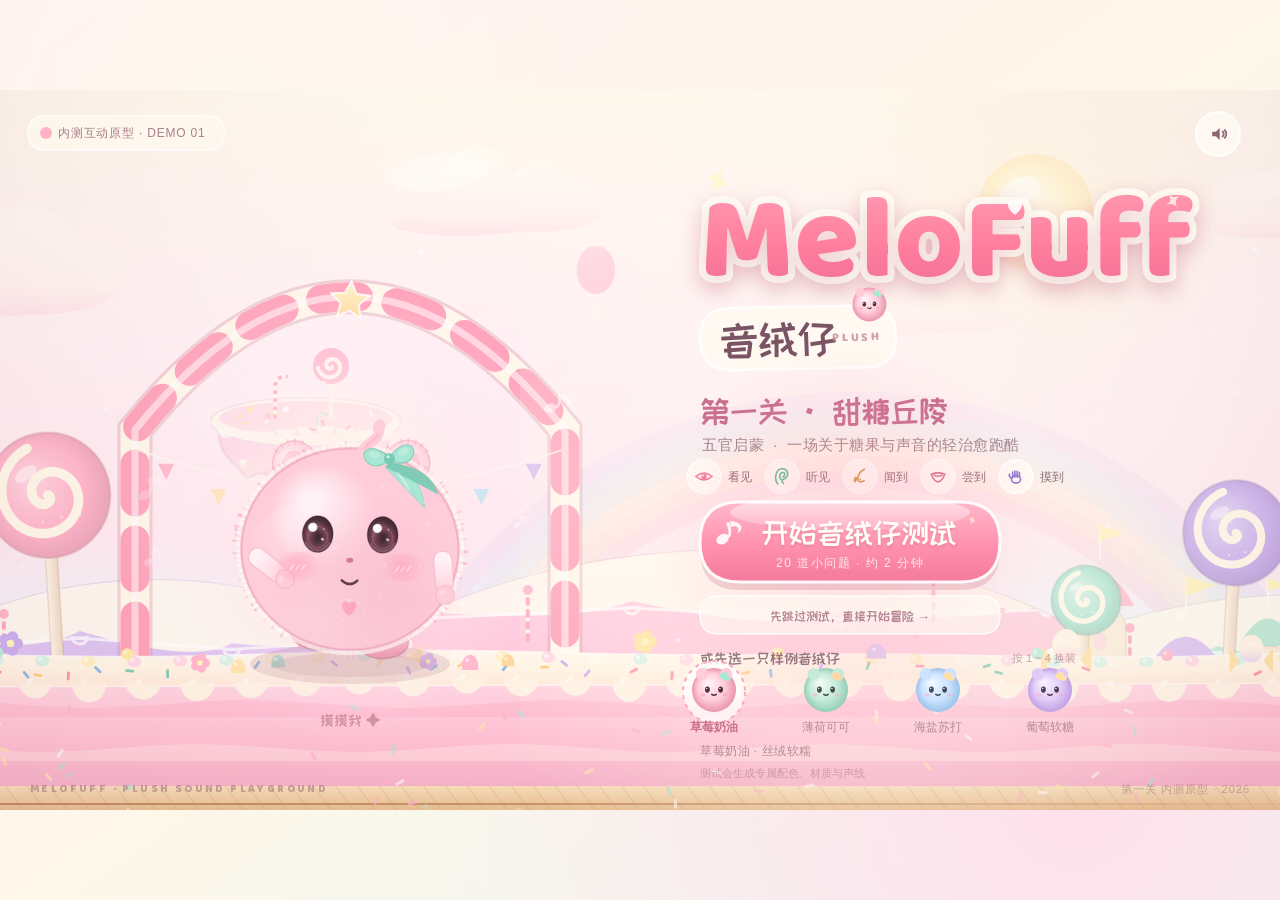
<file: MeloFuff/index.html>
<!DOCTYPE html>
<html lang="zh-CN">
<head>
<meta charset="utf-8">
<meta name="viewport" content="width=device-width, initial-scale=1, maximum-scale=1, user-scalable=no, viewport-fit=cover">
<meta name="theme-color" content="#ffe9ef">
<meta name="apple-mobile-web-app-capable" content="yes">
<meta name="mobile-web-app-capable" content="yes">
<meta name="apple-mobile-web-app-status-bar-style" content="black-translucent">
<title>MeloFuff 音绒仔 · 甜糖丘陵</title>
<link rel="icon" href="data:image/svg+xml,%3Csvg xmlns='http://www.w3.org/2000/svg' viewBox='0 0 64 64'%3E%3Ccircle cx='32' cy='34' r='24' fill='%23ffd1dc'/%3E%3Ccircle cx='24' cy='31' r='4' fill='%235b3a4a'/%3E%3Ccircle cx='41' cy='31' r='4' fill='%235b3a4a'/%3E%3Ccircle cx='22.5' cy='29.5' r='1.3' fill='white'/%3E%3Ccircle cx='39.5' cy='29.5' r='1.3' fill='white'/%3E%3Cpath d='M28 40q4 4 8 0' stroke='%235b3a4a' stroke-width='2' fill='none' stroke-linecap='round'/%3E%3C/svg%3E">
<link rel="stylesheet" href="css/style.css">
</head>
<body>
<div id="stage">
  <canvas id="game" aria-label="MeloFuff 音绒仔 第一关 甜糖丘陵"></canvas>
</div>

<div id="safe-probe" aria-hidden="true"></div>

<div id="rotate-hint" aria-hidden="true">
  <div class="rotate-card">
    <div class="rotate-plush">
      <span class="eye left"></span><span class="eye right"></span><span class="mouth"></span>
    </div>
    <div class="rotate-title">请把手机横过来</div>
    <div class="rotate-sub">横屏后画面会自动铺满整个屏幕</div>
    <div class="rotate-arrow">↻</div>
    <div class="rotate-note">横屏游玩 · 声音题可以跳过</div>
  </div>
</div>

<div id="boot" class="boot">
  <div class="boot-card">
    <div class="boot-plush" aria-hidden="true">
      <span class="eye left"></span><span class="eye right"></span><span class="mouth"></span>
    </div>
    <div class="boot-title">Melo<span>Fuff</span></div>
    <div class="boot-sub">正在唤醒音绒仔…</div>
    <div class="boot-dots"><i></i><i></i><i></i></div>
  </div>
</div>

<noscript><div class="nojs">请开启 JavaScript 来和音绒仔一起冒险。</div></noscript>

<script src="js/util.js"></script>
<script src="js/audio.js"></script>
<script src="js/character.js"></script>
<script src="js/world.js"></script>
<script src="js/scenes.js"></script>
<script src="js/quiz.js"></script>
<script src="js/game.js"></script>
</body>
</html>
</file>
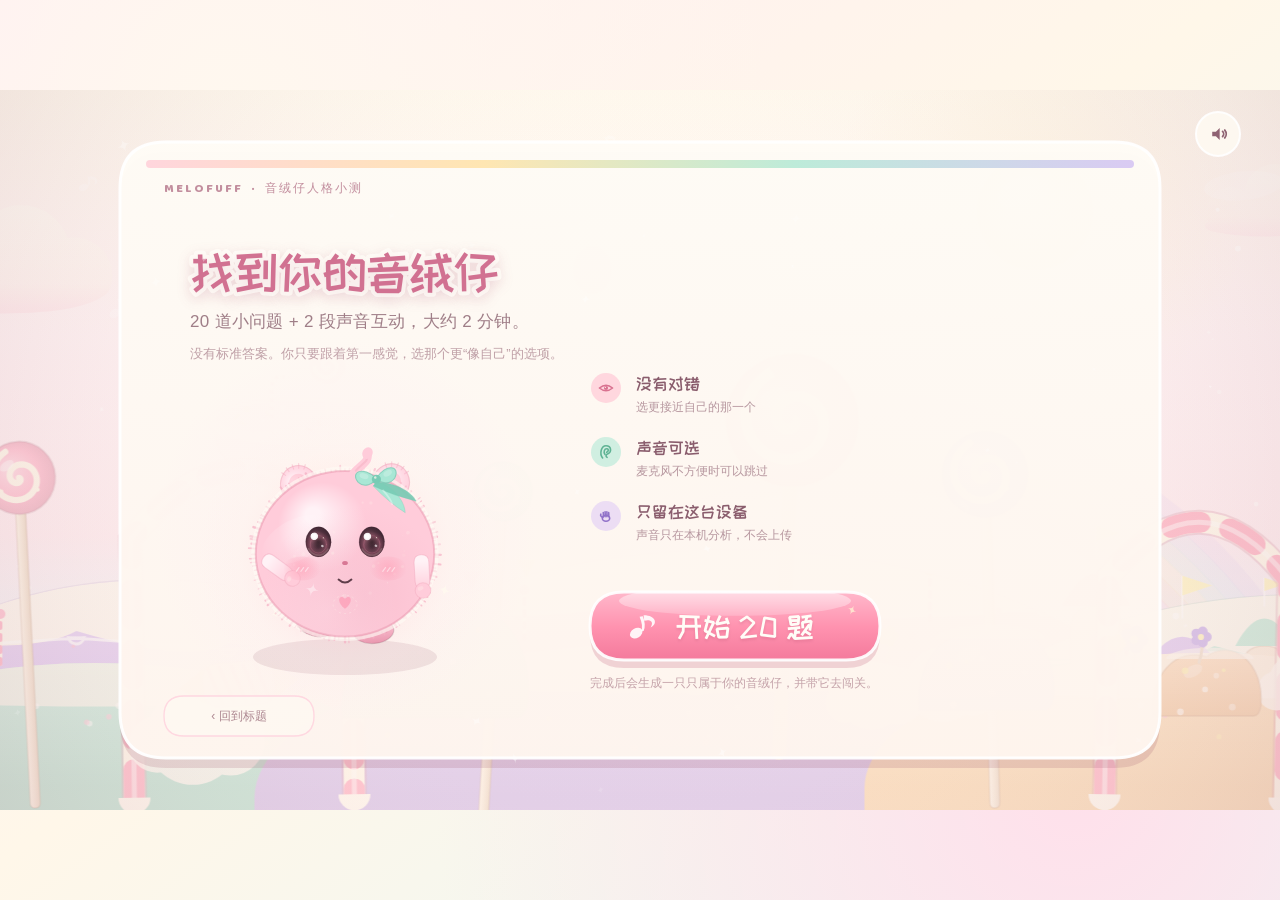
<file: MeloFuff/quiz/index.html>
<!doctype html>
<html lang="zh-CN">
<head>
  <meta charset="utf-8">
  <meta name="viewport" content="width=device-width, initial-scale=1">
  <meta http-equiv="refresh" content="0; url=../index.html?scene=quiz">
  <title>MeloFuff 音绒仔测试</title>
  <style>
    html, body { height: 100%; margin: 0; }
    body {
      display: grid;
      place-items: center;
      background:
        radial-gradient(circle at 50% 35%, #fffdf6 0, rgba(255, 247, 236, 0) 48%),
        linear-gradient(160deg, #ffeaf1, #fff6e8 55%, #e8f7f2);
      font-family: "PingFang SC", "Hiragino Sans GB", sans-serif;
      color: #b57a8d;
    }
    .card {
      text-align: center;
      padding: 38px 44px;
      border-radius: 32px;
      background: rgba(255, 251, 244, 0.88);
      box-shadow: 0 20px 40px -28px rgba(170, 95, 120, 0.5);
    }
    .dot {
      width: 54px; height: 50px; margin: 0 auto 18px;
      border-radius: 48%;
      background: radial-gradient(circle at 34% 28%, #fff2f6, #ffd3de 45%, #f7b0c3);
      position: relative;
    }
    .dot::before, .dot::after {
      content: ""; position: absolute; top: 17px; width: 10px; height: 13px;
      border-radius: 50%; background: #4b2e3a;
    }
    .dot::before { left: 12px; } .dot::after { right: 12px; }
    h1 { font-size: 22px; margin: 0 0 10px; letter-spacing: 1px; font-weight: 500; }
    p { margin: 0; font-size: 13px; color: #b995a2; }
    a { display: inline-block; margin-top: 18px; color: #d97c9b; font-size: 13px; }
  </style>
  <script>location.replace('../index.html?scene=quiz');</script>
</head>
<body>
  <div class="card">
    <div class="dot" aria-hidden="true"></div>
    <h1>MeloFuff 音绒仔测试</h1>
    <p>正在带你去见音绒仔…</p>
    <a href="../index.html?scene=quiz">没有自动跳转？点这里</a>
  </div>
</body>
</html>
</file>
<file: MeloFuff/css/style.css>
@font-face {
  font-family: "ZCOOL KuaiLe";
  src: url("../assets/fonts/ZCOOLKuaiLe-Regular.ttf") format("truetype");
  font-weight: 400;
  font-style: normal;
  font-display: swap;
}
@font-face {
  font-family: "Baloo 2";
  src: url("../assets/fonts/Baloo2-ExtraBold.woff2") format("woff2");
  font-weight: 800;
  font-style: normal;
  font-display: swap;
}

:root {
  --cream: #fff7ec;
  --pink: #ff8fab;
  --pink-deep: #f26f93;
  --cocoa: #6b4757;
  --mint: #b9ead8;
}

* { box-sizing: border-box; }

html, body {
  width: 100%;
  height: 100%;
  height: 100dvh;
  margin: 0;
  padding: 0;
  overflow: hidden;
  overscroll-behavior: none;
  background: #ffe7ee;
}

body {
  font-family: "PingFang SC", "Hiragino Sans GB", "Microsoft YaHei", sans-serif;
  -webkit-user-select: none;
  user-select: none;
  -webkit-touch-callout: none;
  touch-action: none;
  -webkit-tap-highlight-color: transparent;
}

#stage {
  position: fixed;
  inset: 0;
  width: 100%;
  height: 100%;
  height: 100dvh;
  background:
    radial-gradient(circle at 18% 12%, #fff8ef 0, rgba(255, 248, 239, 0) 42%),
    radial-gradient(circle at 84% 88%, #ffe0eb 0, rgba(255, 224, 235, 0) 48%),
    linear-gradient(145deg, #ffedf3 0%, #fff7e9 48%, #eaf7f5 100%);
}

#game {
  display: block;
  width: 100%;
  height: 100%;
  outline: none;
  cursor: default;
}

/* invisible probe so JS can read the notch / home-bar insets */
#safe-probe {
  position: fixed;
  left: 0;
  top: 0;
  width: 0;
  height: 0;
  visibility: hidden;
  pointer-events: none;
  padding-top: env(safe-area-inset-top, 0px);
  padding-right: env(safe-area-inset-right, 0px);
  padding-bottom: env(safe-area-inset-bottom, 0px);
  padding-left: env(safe-area-inset-left, 0px);
}

/* ---------- boot screen ---------- */

.boot {
  position: fixed;
  inset: 0;
  z-index: 20;
  display: grid;
  place-items: center;
  background:
    radial-gradient(circle at 50% 38%, rgba(255, 255, 255, 0.9), rgba(255, 247, 236, 0) 44%),
    linear-gradient(160deg, #ffeaf1 0%, #fff6e8 55%, #e8f7f2 100%);
  transition: opacity 0.65s ease, visibility 0.65s ease;
}

.boot.hide {
  opacity: 0;
  visibility: hidden;
  pointer-events: none;
}

.boot-card {
  display: flex;
  flex-direction: column;
  align-items: center;
  transform: translateY(-2vh);
}

.boot-plush {
  position: relative;
  width: 92px;
  height: 86px;
  border-radius: 48% 48% 46% 46%;
  background:
    radial-gradient(circle at 34% 26%, #fff2f5 0%, #ffd3de 42%, #f7b0c3 100%);
  box-shadow:
    0 18px 28px -18px rgba(216, 117, 148, 0.55),
    inset -8px -10px 16px rgba(240, 143, 168, 0.32),
    inset 6px 8px 14px rgba(255, 255, 255, 0.65);
  animation: plush-bob 2.4s ease-in-out infinite;
}

.boot-plush::before,
.boot-plush::after {
  content: "";
  position: absolute;
  top: 26px;
  width: 19px;
  height: 29px;
  border-radius: 50%;
  background: radial-gradient(ellipse at 40% 30%, #5f3d4c, #3f2632);
  box-shadow: inset 2px 3px 4px rgba(0, 0, 0, 0.25);
}

.boot-plush::before { left: 23px; }
.boot-plush::after { right: 23px; }

.boot-plush .eye {
  position: absolute;
  top: 31px;
  width: 8px;
  height: 9px;
  border-radius: 50%;
  background: #fff;
  opacity: 0.92;
  z-index: 2;
}
.boot-plush .eye.left { left: 29px; }
.boot-plush .eye.right { right: 29px; }

.boot-plush .mouth {
  position: absolute;
  left: 50%;
  bottom: 20px;
  width: 12px;
  height: 7px;
  border-bottom: 2.5px solid #7e4c5e;
  border-radius: 0 0 12px 12px;
  transform: translateX(-50%);
}

@keyframes plush-bob {
  0%, 100% { transform: translateY(0) scale(1, 1); }
  50% { transform: translateY(-7px) scale(1.025, 0.975); }
}

.boot-title {
  margin-top: 24px;
  font-family: "Baloo 2", "Arial Rounded MT Bold", "PingFang SC", sans-serif;
  font-size: 42px;
  line-height: 1;
  letter-spacing: 0.5px;
  color: #6b4757;
  text-shadow: 0 3px 0 #fff, 0 8px 18px rgba(216, 117, 148, 0.22);
}
.boot-title span { color: #ff8fab; }

.boot-sub {
  margin-top: 14px;
  font-size: 14px;
  letter-spacing: 2px;
  color: #b68c9d;
}

.boot-dots {
  margin-top: 18px;
  display: flex;
  gap: 8px;
}
.boot-dots i {
  width: 7px;
  height: 7px;
  border-radius: 50%;
  background: #ffb3c6;
  animation: dot 1.2s ease-in-out infinite;
}
.boot-dots i:nth-child(2) { animation-delay: 0.15s; background: #ffd6a0; }
.boot-dots i:nth-child(3) { animation-delay: 0.3s; background: #aee6d2; }

@keyframes dot {
  0%, 100% { transform: translateY(0); opacity: 0.55; }
  50% { transform: translateY(-5px); opacity: 1; }
}

.nojs {
  position: fixed;
  inset: 0;
  z-index: 30;
  display: grid;
  place-items: center;
  background: #fff7ec;
  color: #6b4757;
  font-size: 16px;
}


/* portrait phones: a full-screen candy poster asks for landscape */
#rotate-hint {
  display: none;
  position: fixed;
  inset: 0;
  z-index: 30;
  place-items: center;
  padding: 24px;
  background:
    radial-gradient(circle at 50% 38%, rgba(255, 255, 255, 0.85), rgba(255, 247, 236, 0) 46%),
    radial-gradient(circle at 14% 20%, rgba(255, 179, 201, 0.42), rgba(255, 179, 201, 0) 42%),
    radial-gradient(circle at 86% 82%, rgba(169, 231, 213, 0.4), rgba(169, 231, 213, 0) 46%),
    linear-gradient(160deg, #ffeaf1 0%, #fff6e8 55%, #e8f7f2 100%);
  pointer-events: auto;
}

#rotate-hint::before {
  content: "";
  position: absolute;
  inset: 14px;
  border: 2px dashed rgba(255, 255, 255, 0.72);
  border-radius: 30px;
}

.rotate-card {
  position: relative;
  display: flex;
  flex-direction: column;
  align-items: center;
  width: min(340px, 84vw);
  padding: 30px 24px 26px;
  text-align: center;
  background:
    radial-gradient(circle at 50% 14%, rgba(255, 255, 255, 0.95), rgba(255, 246, 235, 0) 62%),
    linear-gradient(165deg, #fffdf8 0%, #fff4ea 62%, #ffe8ee 100%);
  border: 2px solid rgba(255, 255, 255, 0.95);
  border-radius: 30px;
  box-shadow:
    0 26px 48px -24px rgba(170, 95, 120, 0.5),
    inset 0 0 0 4px rgba(255, 255, 255, 0.35);
}

.rotate-plush {
  position: relative;
  width: 96px;
  height: 90px;
  border-radius: 48% 48% 46% 46%;
  background:
    radial-gradient(circle at 34% 26%, #fff2f5 0%, #ffd3de 42%, #f7b0c3 100%);
  box-shadow:
    0 18px 28px -18px rgba(216, 117, 148, 0.55),
    inset -8px -10px 16px rgba(240, 143, 168, 0.32),
    inset 6px 8px 14px rgba(255, 255, 255, 0.65);
}

.rotate-plush::before,
.rotate-plush::after {
  content: "";
  position: absolute;
  top: 27px;
  width: 20px;
  height: 30px;
  border-radius: 50%;
  background: radial-gradient(ellipse at 40% 30%, #5f3d4c, #3f2632);
  box-shadow: inset 2px 3px 4px rgba(0, 0, 0, 0.25);
}
.rotate-plush::before { left: 24px; }
.rotate-plush::after { right: 24px; }

.rotate-plush .eye {
  position: absolute;
  top: 33px;
  width: 8px;
  height: 9px;
  border-radius: 50%;
  background: #fff;
  opacity: 0.92;
  z-index: 2;
}
.rotate-plush .eye.left { left: 30px; }
.rotate-plush .eye.right { right: 30px; }

.rotate-plush .mouth {
  position: absolute;
  left: 50%;
  bottom: 20px;
  width: 12px;
  height: 7px;
  border-bottom: 2.5px solid #7e4c5e;
  border-radius: 0 0 12px 12px;
  transform: translateX(-50%);
}

.rotate-title {
  margin-top: 20px;
  font-family: "ZCOOL KuaiLe", "PingFang SC", sans-serif;
  font-size: 27px;
  letter-spacing: 2px;
  color: var(--pink-deep);
}

.rotate-sub {
  margin-top: 10px;
  font-size: 13px;
  letter-spacing: 0.8px;
  color: #b4798c;
}

.rotate-arrow {
  margin-top: 14px;
  font-family: "Baloo 2", sans-serif;
  font-size: 40px;
  line-height: 1;
  color: var(--pink);
  animation: turn-hint 2.4s ease-in-out infinite;
}

@keyframes turn-hint {
  0%, 100% { transform: rotate(-8deg); }
  50% { transform: rotate(82deg); }
}

.rotate-note {
  margin-top: 10px;
  font-size: 10.5px;
  letter-spacing: 1.6px;
  color: rgba(180, 121, 140, 0.7);
}

@media (orientation: portrait) and (max-width: 900px) {
  #rotate-hint { display: grid; }
}
</file>
